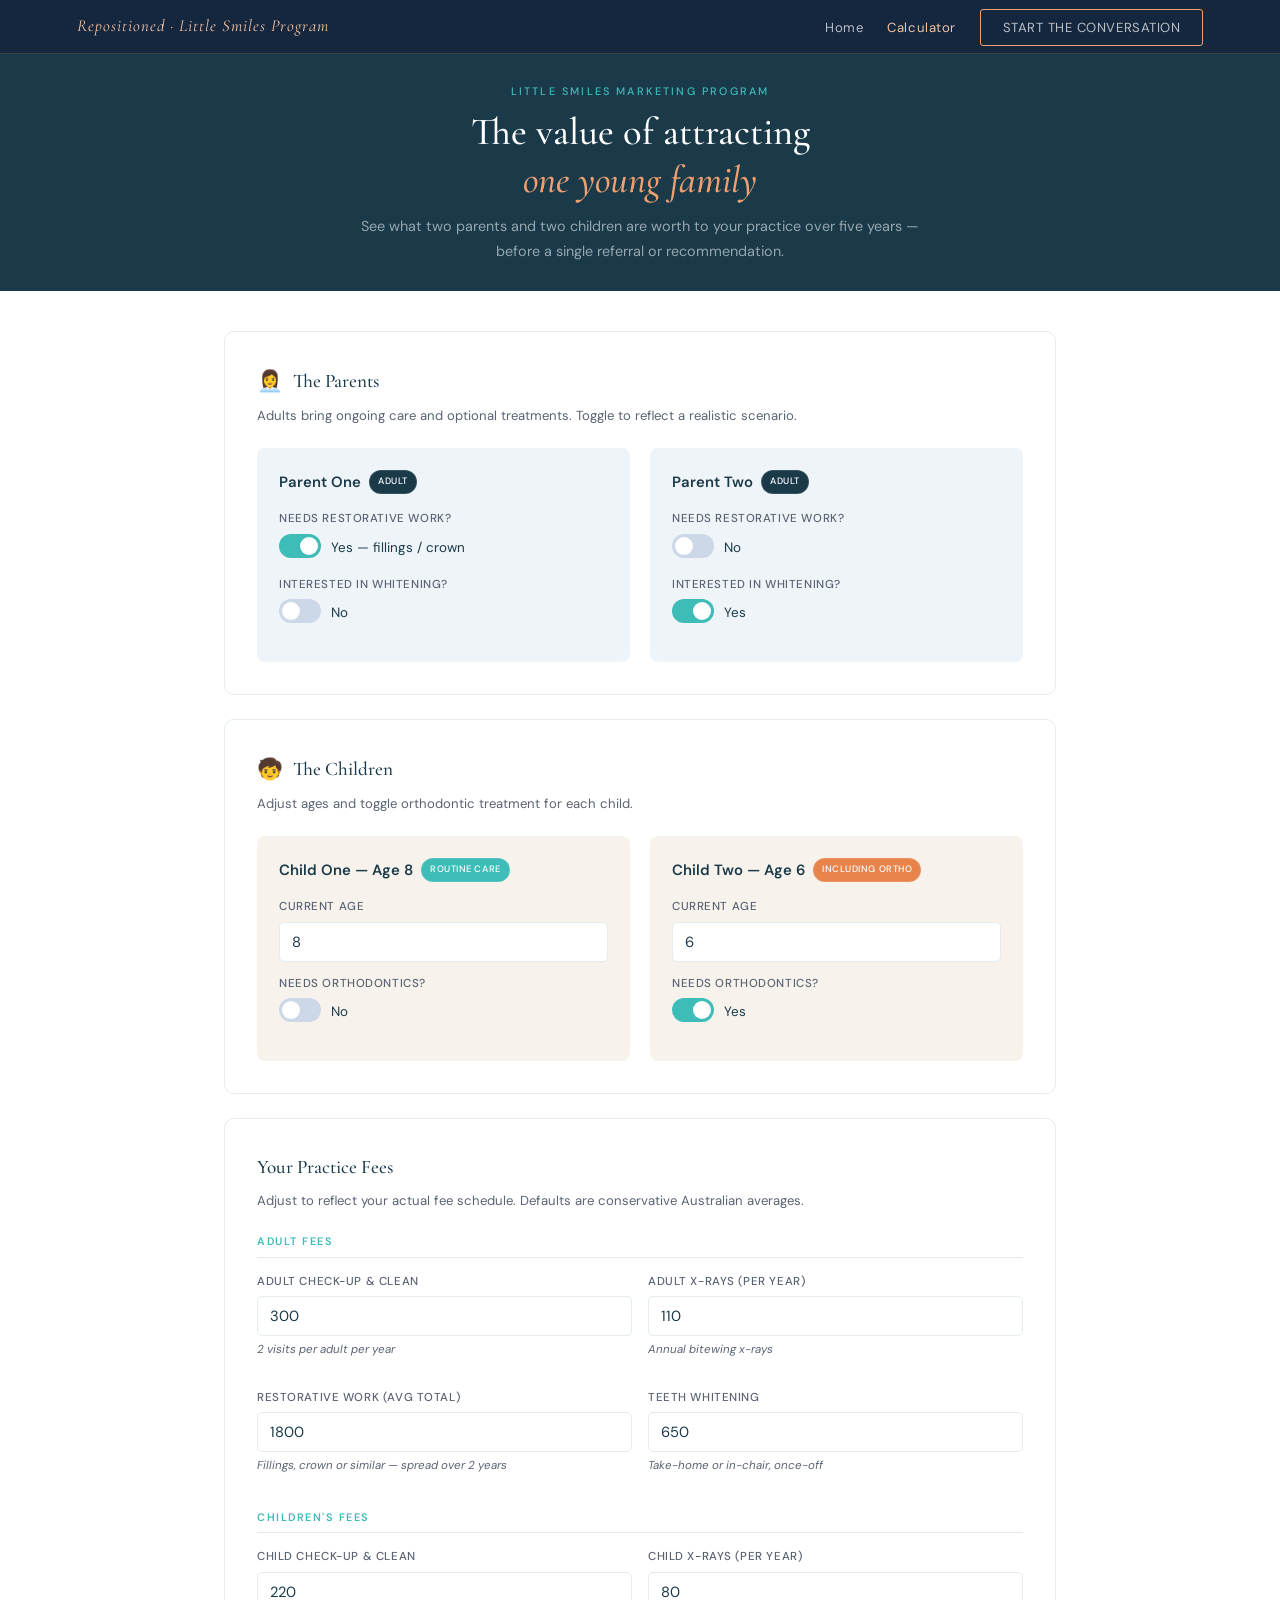
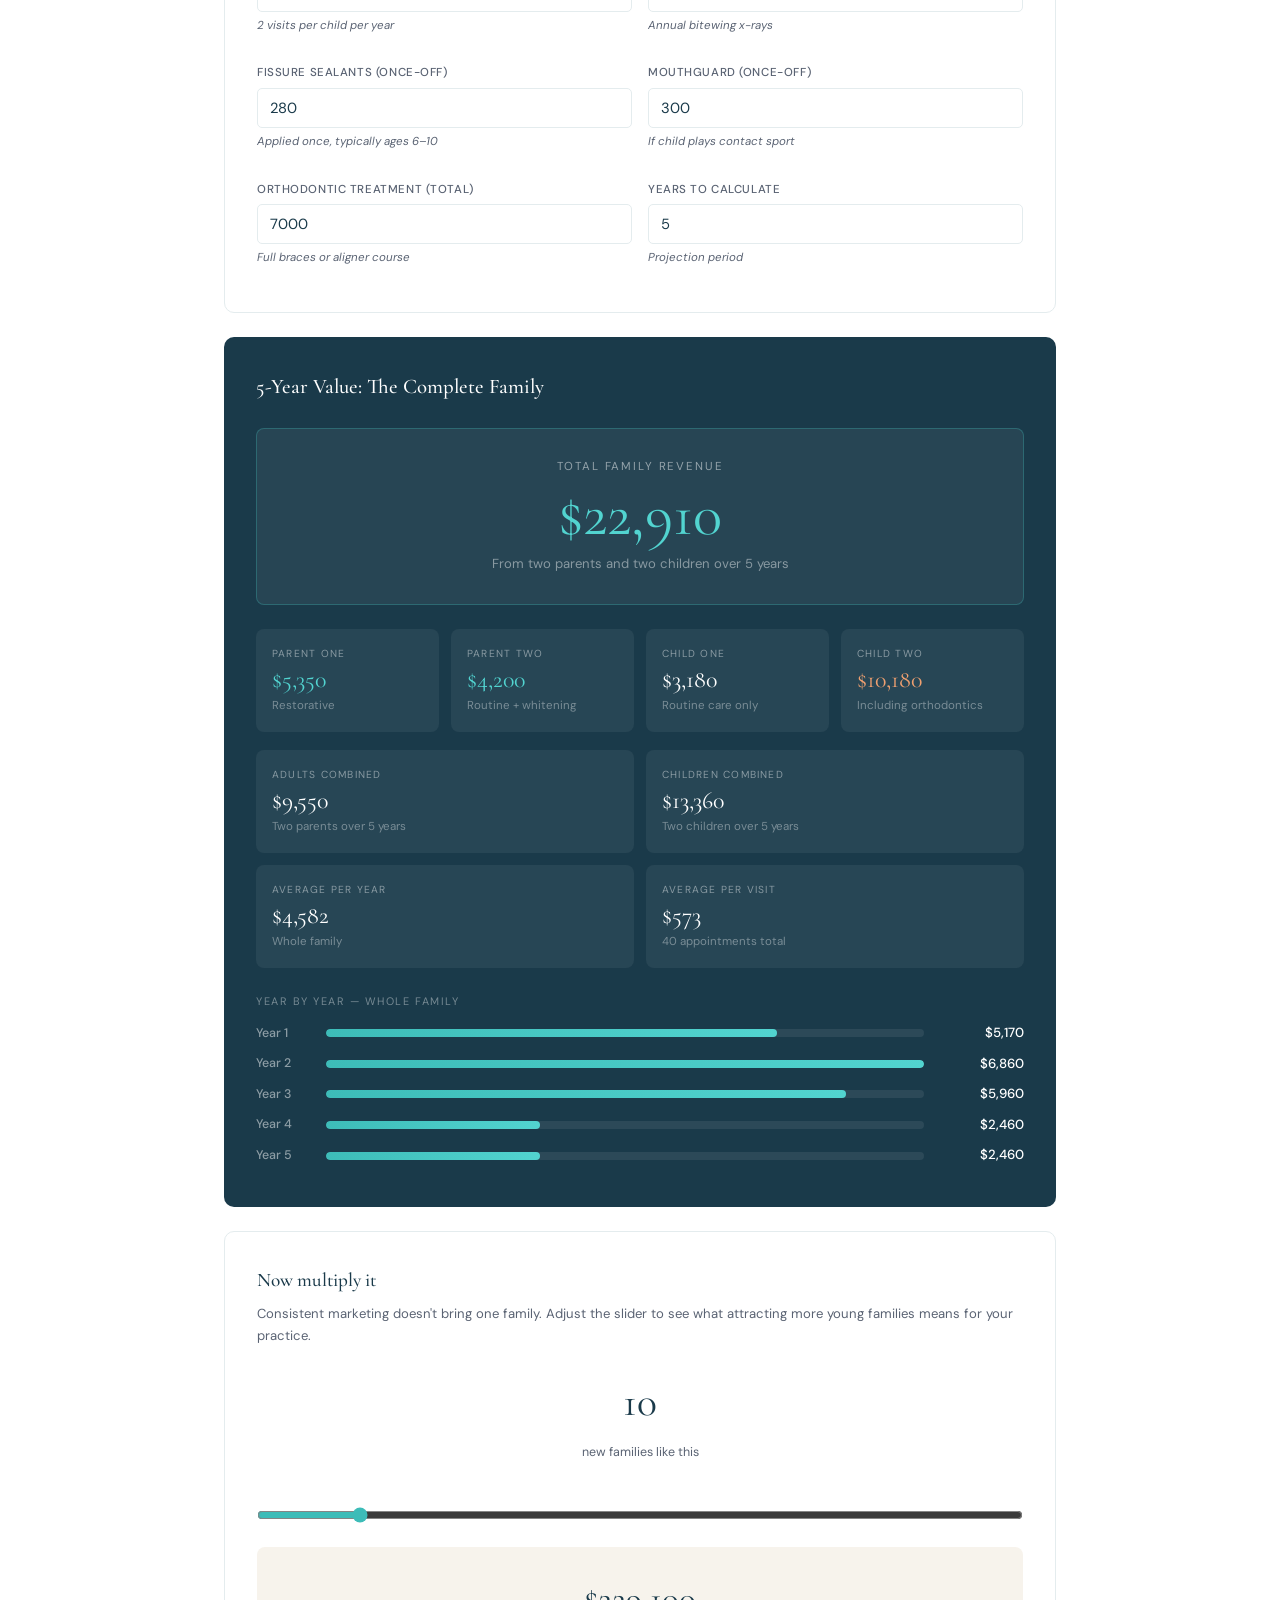
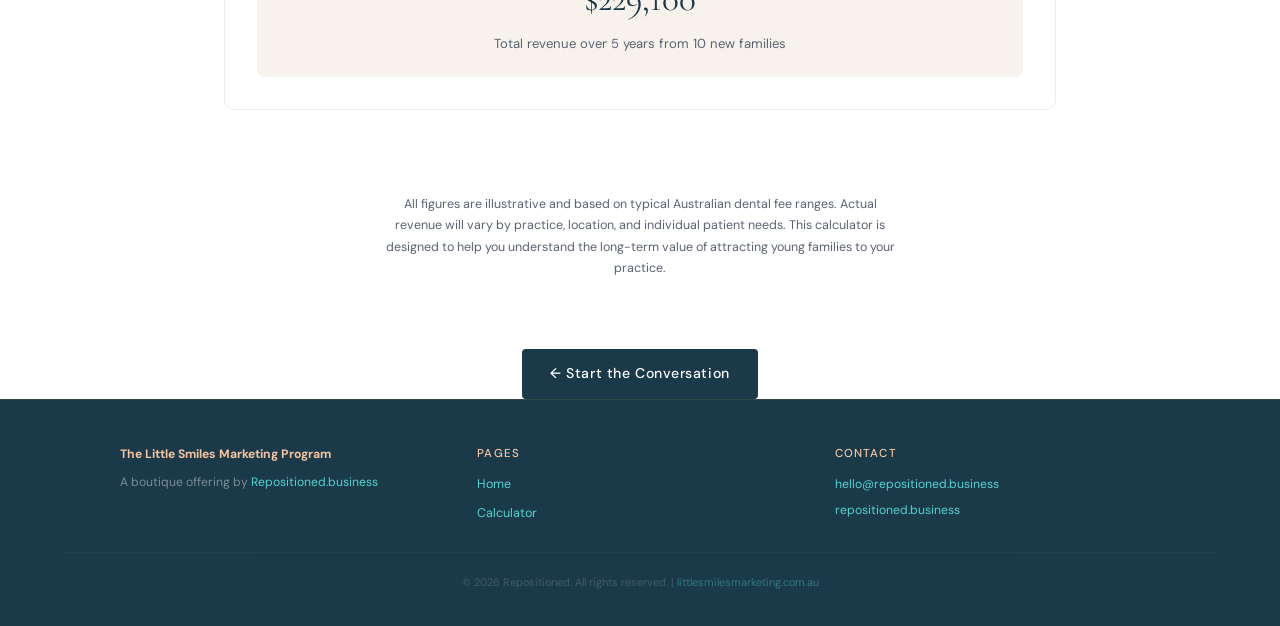
<file: calculator.html>
<!DOCTYPE html>
<html lang="en">
<head>
<meta charset="UTF-8"/>
<meta name="viewport" content="width=device-width,initial-scale=1.0"/>
<title>Family Patient Value Calculator | Little Smiles Marketing</title>
<meta name="description" content="Calculate the lifetime value of a family patient to your dental practice over five years."/>
<link href="https://fonts.googleapis.com/css2?family=Cormorant+Garamond:ital,wght@0,400;0,500;0,600;1,400&family=DM+Sans:wght@300;400;500;600&display=swap" rel="stylesheet"/>
<link rel="stylesheet" href="styles.css"/>
<link rel="stylesheet" href="calculator.css"/>
</head>
<body>

<!-- Shared Header -->
<div id="site-header"></div>

<div class="header">
  <div class="header-label">Little Smiles Marketing Program</div>
  <h1>The value of attracting<br/><em>one young family</em></h1>
  <p class="header-sub">See what two parents and two children are worth to your practice over five years — before a single referral or recommendation.</p>
</div>

<div class="container">

  <div class="section-card">
    <div class="section-title"><span class="icon">👩‍💼</span> The Parents</div>
    <p class="section-subtitle">Adults bring ongoing care and optional treatments. Toggle to reflect a realistic scenario.</p>
    <div class="member-grid">
      <div class="member-card adult">
        <div class="member-name">Parent One <span class="badge badge-navy">Adult</span></div>
        <div class="field">
          <label>Needs Restorative Work?</label>
          <div class="toggle-row">
            <label class="toggle"><input type="checkbox" id="restore1" checked onchange="calculate()"/><span class="tslider"></span></label>
            <span class="toggle-label" id="restore1-label">Yes — fillings / crown</span>
          </div>
        </div>
        <div class="field">
          <label>Interested in Whitening?</label>
          <div class="toggle-row">
            <label class="toggle"><input type="checkbox" id="white1" onchange="calculate()"/><span class="tslider"></span></label>
            <span class="toggle-label" id="white1-label">No</span>
          </div>
        </div>
      </div>
      <div class="member-card adult">
        <div class="member-name">Parent Two <span class="badge badge-navy">Adult</span></div>
        <div class="field">
          <label>Needs Restorative Work?</label>
          <div class="toggle-row">
            <label class="toggle"><input type="checkbox" id="restore2" onchange="calculate()"/><span class="tslider"></span></label>
            <span class="toggle-label" id="restore2-label">No</span>
          </div>
        </div>
        <div class="field">
          <label>Interested in Whitening?</label>
          <div class="toggle-row">
            <label class="toggle"><input type="checkbox" id="white2" checked onchange="calculate()"/><span class="tslider"></span></label>
            <span class="toggle-label" id="white2-label">Yes</span>
          </div>
        </div>
      </div>
    </div>
  </div>

  <div class="section-card">
    <div class="section-title"><span class="icon">🧒</span> The Children</div>
    <p class="section-subtitle">Adjust ages and toggle orthodontic treatment for each child.</p>
    <div class="member-grid">
      <div class="member-card">
        <div class="member-name">Child One — Age 8 <span class="badge badge-teal" id="badge1">Routine Care</span></div>
        <div class="field">
          <label>Current Age</label>
          <input type="number" id="age1" value="8" min="4" max="14" onchange="calculate()"/>
        </div>
        <div class="field">
          <label>Needs Orthodontics?</label>
          <div class="toggle-row">
            <label class="toggle"><input type="checkbox" id="ortho1" onchange="calculate()"/><span class="tslider"></span></label>
            <span class="toggle-label" id="ortho1-label">No</span>
          </div>
        </div>
      </div>
      <div class="member-card">
        <div class="member-name">Child Two — Age 6 <span class="badge badge-gold" id="badge2">Including Ortho</span></div>
        <div class="field">
          <label>Current Age</label>
          <input type="number" id="age2" value="6" min="4" max="14" onchange="calculate()"/>
        </div>
        <div class="field">
          <label>Needs Orthodontics?</label>
          <div class="toggle-row">
            <label class="toggle"><input type="checkbox" id="ortho2" checked onchange="calculate()"/><span class="tslider"></span></label>
            <span class="toggle-label" id="ortho2-label">Yes</span>
          </div>
        </div>
      </div>
    </div>
  </div>

  <div class="assumptions">
    <h2>Your Practice Fees</h2>
    <p class="assumptions-note">Adjust to reflect your actual fee schedule. Defaults are conservative Australian averages.</p>
    <div class="fee-label">Adult Fees</div>
    <div class="assumptions-grid">
      <div class="field">
        <label>Adult Check-up & Clean</label>
        <input type="number" id="adult-checkup" value="300" min="100" max="800" step="10" onchange="calculate()"/>
        <div class="hint">2 visits per adult per year</div>
      </div>
      <div class="field">
        <label>Adult X-rays (per year)</label>
        <input type="number" id="adult-xray" value="110" min="0" max="400" step="10" onchange="calculate()"/>
        <div class="hint">Annual bitewing x-rays</div>
      </div>
      <div class="field">
        <label>Restorative Work (avg total)</label>
        <input type="number" id="restore-fee" value="1800" min="0" max="8000" step="100" onchange="calculate()"/>
        <div class="hint">Fillings, crown or similar — spread over 2 years</div>
      </div>
      <div class="field">
        <label>Teeth Whitening</label>
        <input type="number" id="white-fee" value="650" min="0" max="2000" step="50" onchange="calculate()"/>
        <div class="hint">Take-home or in-chair, once-off</div>
      </div>
    </div>
    <div class="fee-label">Children's Fees</div>
    <div class="assumptions-grid">
      <div class="field">
        <label>Child Check-up & Clean</label>
        <input type="number" id="checkup" value="220" min="50" max="500" step="10" onchange="calculate()"/>
        <div class="hint">2 visits per child per year</div>
      </div>
      <div class="field">
        <label>Child X-rays (per year)</label>
        <input type="number" id="xray" value="80" min="0" max="300" step="10" onchange="calculate()"/>
        <div class="hint">Annual bitewing x-rays</div>
      </div>
      <div class="field">
        <label>Fissure Sealants (once-off)</label>
        <input type="number" id="sealant" value="280" min="0" max="800" step="20" onchange="calculate()"/>
        <div class="hint">Applied once, typically ages 6–10</div>
      </div>
      <div class="field">
        <label>Mouthguard (once-off)</label>
        <input type="number" id="mouthguard" value="300" min="0" max="600" step="20" onchange="calculate()"/>
        <div class="hint">If child plays contact sport</div>
      </div>
      <div class="field">
        <label>Orthodontic Treatment (total)</label>
        <input type="number" id="ortho" value="7000" min="2000" max="15000" step="500" onchange="calculate()"/>
        <div class="hint">Full braces or aligner course</div>
      </div>
      <div class="field">
        <label>Years to Calculate</label>
        <input type="number" id="years" value="5" min="3" max="10" onchange="calculate()"/>
        <div class="hint">Projection period</div>
      </div>
    </div>
  </div>

  <div class="results">
    <div class="results-title" id="results-title">Five-Year Value: The Complete Family</div>
    <div class="result-total">
      <div class="result-total-label">Total Family Revenue</div>
      <div class="result-total-value" id="total-value">$0</div>
      <div class="result-total-sub" id="total-sub">From two parents and two children over 5 years</div>
    </div>
    <div class="result-grid-4">
      <div class="result-card">
        <div class="result-card-label">Parent One</div>
        <div class="result-card-value teal" id="p1-value">$0</div>
        <div class="result-card-sub" id="p1-sub">Routine + restorative</div>
      </div>
      <div class="result-card">
        <div class="result-card-label">Parent Two</div>
        <div class="result-card-value teal" id="p2-value">$0</div>
        <div class="result-card-sub" id="p2-sub">Routine + whitening</div>
      </div>
      <div class="result-card">
        <div class="result-card-label">Child One</div>
        <div class="result-card-value" id="kid1-value">$0</div>
        <div class="result-card-sub" id="kid1-sub">Routine care</div>
      </div>
      <div class="result-card">
        <div class="result-card-label">Child Two</div>
        <div class="result-card-value gold" id="kid2-value">$0</div>
        <div class="result-card-sub" id="kid2-sub">Including ortho</div>
      </div>
    </div>
    <div class="result-grid-2">
      <div class="result-card">
        <div class="result-card-label">Adults Combined</div>
        <div class="result-card-value" id="adults-total">$0</div>
        <div class="result-card-sub" id="adults-sub">Two parents over 5 years</div>
      </div>
      <div class="result-card">
        <div class="result-card-label">Children Combined</div>
        <div class="result-card-value" id="kids-total">$0</div>
        <div class="result-card-sub" id="kids-sub">Two children over 5 years</div>
      </div>
      <div class="result-card">
        <div class="result-card-label">Average Per Year</div>
        <div class="result-card-value" id="avg-value">$0</div>
        <div class="result-card-sub">Whole family</div>
      </div>
      <div class="result-card">
        <div class="result-card-label">Average Per Visit</div>
        <div class="result-card-value" id="visit-value">$0</div>
        <div class="result-card-sub" id="visit-sub">Across all appointments</div>
      </div>
    </div>
    <div class="breakdown">
      <div class="breakdown-title">Year by Year — Whole Family</div>
      <div id="year-bars"></div>
    </div>
  </div>

  <div class="multiplier">
    <h2>Now multiply it</h2>
    <p class="multiplier-note">Consistent marketing doesn't bring one family. Adjust the slider to see what attracting more young families means for your practice.</p>
    <div class="families-value" id="families-display">10</div>
    <div class="families-label">new families like this</div>
    <input type="range" class="families-slider" id="families" min="5" max="50" step="5" value="10" oninput="updateMultiplier()"/>
    <div class="multiplier-result">
      <div class="multiplier-result-value" id="multiplier-value">$0</div>
      <div class="multiplier-result-label" id="multiplier-label">Total revenue over 5 years from 10 new families</div>
    </div>
  </div>

</div>

<p class="footer-note">All figures are illustrative and based on typical Australian dental fee ranges. Actual revenue will vary by practice, location, and individual patient needs. This calculator is designed to help you understand the long-term value of attracting young families to your practice.</p>


<!-- Back to main site -->
<div style="text-align:center;padding:30px 5% 0">
  <a href="index.html#conv" style="display:inline-flex;align-items:center;gap:9px;background:var(--navy);color:var(--white);text-decoration:none;padding:13px 28px;border-radius:4px;font-family:'DM Sans',sans-serif;font-size:.88rem;font-weight:500;letter-spacing:.04em;" onmouseover="this.style.background='#22495e'" onmouseout="this.style.background='var(--navy)'">
    ← Start the Conversation
  </a>
</div>

<!-- Shared Footer -->
<div id="site-footer"></div>

<script src="components.js"></script>
<script>
function fmt(n){return '$'+Math.round(n).toLocaleString('en-AU')}

function calcAdult(hasRestore,hasWhite,checkup,xray,restoreF,whiteF,years){
  var y=[];
  for(var i=0;i<years;i++){
    var v=checkup*2+xray;
    if(hasRestore){if(i===0)v+=restoreF*0.5;if(i===1)v+=restoreF*0.5;}
    if(hasWhite&&i===0)v+=whiteF;
    y.push(v);
  }return y;
}

function calcKid(age,hasOrtho,checkup,xray,sealant,mguard,orthoF,years){
  var y=[];
  for(var i=0;i<years;i++){
    var v=checkup*2+xray;
    if(i===0&&age+i<=10)v+=sealant;
    if(i===0)v+=mguard;
    if(hasOrtho){if(i===1)v+=orthoF*0.5;if(i===2)v+=orthoF*0.5;}
    y.push(v);
  }return y;
}

function g(id){return document.getElementById(id)}
function set(id,val){g(id).textContent=val}

function calculate(){
  var years=parseInt(g('years').value)||5;
  var aCU=parseFloat(g('adult-checkup').value)||300;
  var aXR=parseFloat(g('adult-xray').value)||110;
  var rF=parseFloat(g('restore-fee').value)||1800;
  var wF=parseFloat(g('white-fee').value)||650;
  var cu=parseFloat(g('checkup').value)||220;
  var xr=parseFloat(g('xray').value)||80;
  var sl=parseFloat(g('sealant').value)||280;
  var mg=parseFloat(g('mouthguard').value)||300;
  var oF=parseFloat(g('ortho').value)||7000;
  var a1=parseInt(g('age1').value)||8;
  var a2=parseInt(g('age2').value)||6;
  var r1=g('restore1').checked,r2=g('restore2').checked;
  var w1=g('white1').checked,w2=g('white2').checked;
  var o1=g('ortho1').checked,o2=g('ortho2').checked;

  set('restore1-label',r1?'Yes — fillings / crown':'No');
  set('restore2-label',r2?'Yes — fillings / crown':'No');
  set('white1-label',w1?'Yes':'No');
  set('white2-label',w2?'Yes':'No');
  set('ortho1-label',o1?'Yes':'No');
  set('ortho2-label',o2?'Yes':'No');

  var b1=g('badge1');b1.textContent=o1?'Including Ortho':'Routine Care';b1.className='badge '+(o1?'badge-gold':'badge-teal');
  var b2=g('badge2');b2.textContent=o2?'Including Ortho':'Routine Care';b2.className='badge '+(o2?'badge-gold':'badge-teal');

  var yp1=calcAdult(r1,w1,aCU,aXR,rF,wF,years);
  var yp2=calcAdult(r2,w2,aCU,aXR,rF,wF,years);
  var yk1=calcKid(a1,o1,cu,xr,sl,mg,oF,years);
  var yk2=calcKid(a2,o2,cu,xr,sl,mg,oF,years);

  var tp1=yp1.reduce((a,b)=>a+b,0),tp2=yp2.reduce((a,b)=>a+b,0);
  var tk1=yk1.reduce((a,b)=>a+b,0),tk2=yk2.reduce((a,b)=>a+b,0);
  var tA=tp1+tp2,tK=tk1+tk2,total=tA+tK;
  var visits=years*2*2+years*2*2;

  set('results-title',years+'-Year Value: The Complete Family');
  set('total-value',fmt(total));
  set('total-sub','From two parents and two children over '+years+' years');
  set('p1-value',fmt(tp1));set('p1-sub',(r1?'Restorative':'Routine')+(w1?' + whitening':''));
  set('p2-value',fmt(tp2));set('p2-sub',(r2?'Restorative':'Routine')+(w2?' + whitening':''));
  set('kid1-value',fmt(tk1));set('kid1-sub',o1?'Including orthodontics':'Routine care only');
  set('kid2-value',fmt(tk2));set('kid2-sub',o2?'Including orthodontics':'Routine care only');
  set('adults-total',fmt(tA));set('adults-sub','Two parents over '+years+' years');
  set('kids-total',fmt(tK));set('kids-sub','Two children over '+years+' years');
  set('avg-value',fmt(total/years));
  set('visit-value',fmt(total/visits));set('visit-sub',visits+' appointments total');

  var combined=yp1.map((v,i)=>v+yp2[i]+yk1[i]+yk2[i]);
  var maxY=Math.max(...combined);
  var html='';
  for(var i=0;i<years;i++){
    var pct=maxY>0?(combined[i]/maxY*100):0;
    html+='<div class="year-row"><div class="year-label">Year '+(i+1)+'</div><div class="year-bar-wrap"><div class="year-bar" style="width:'+pct+'%"></div></div><div class="year-value">'+fmt(combined[i])+'</div></div>';
  }
  g('year-bars').innerHTML=html;
  window._familyTotal=total;
  updateMultiplier();
}

function updateMultiplier(){
  var f=parseInt(g('families').value)||10;
  var y=parseInt(g('years').value)||5;
  set('families-display',f);
  set('multiplier-value',fmt((window._familyTotal||0)*f));
  set('multiplier-label','Total revenue over '+y+' years from '+f+' new families');
}

calculate();
</script>
</body>
</html>
</file>
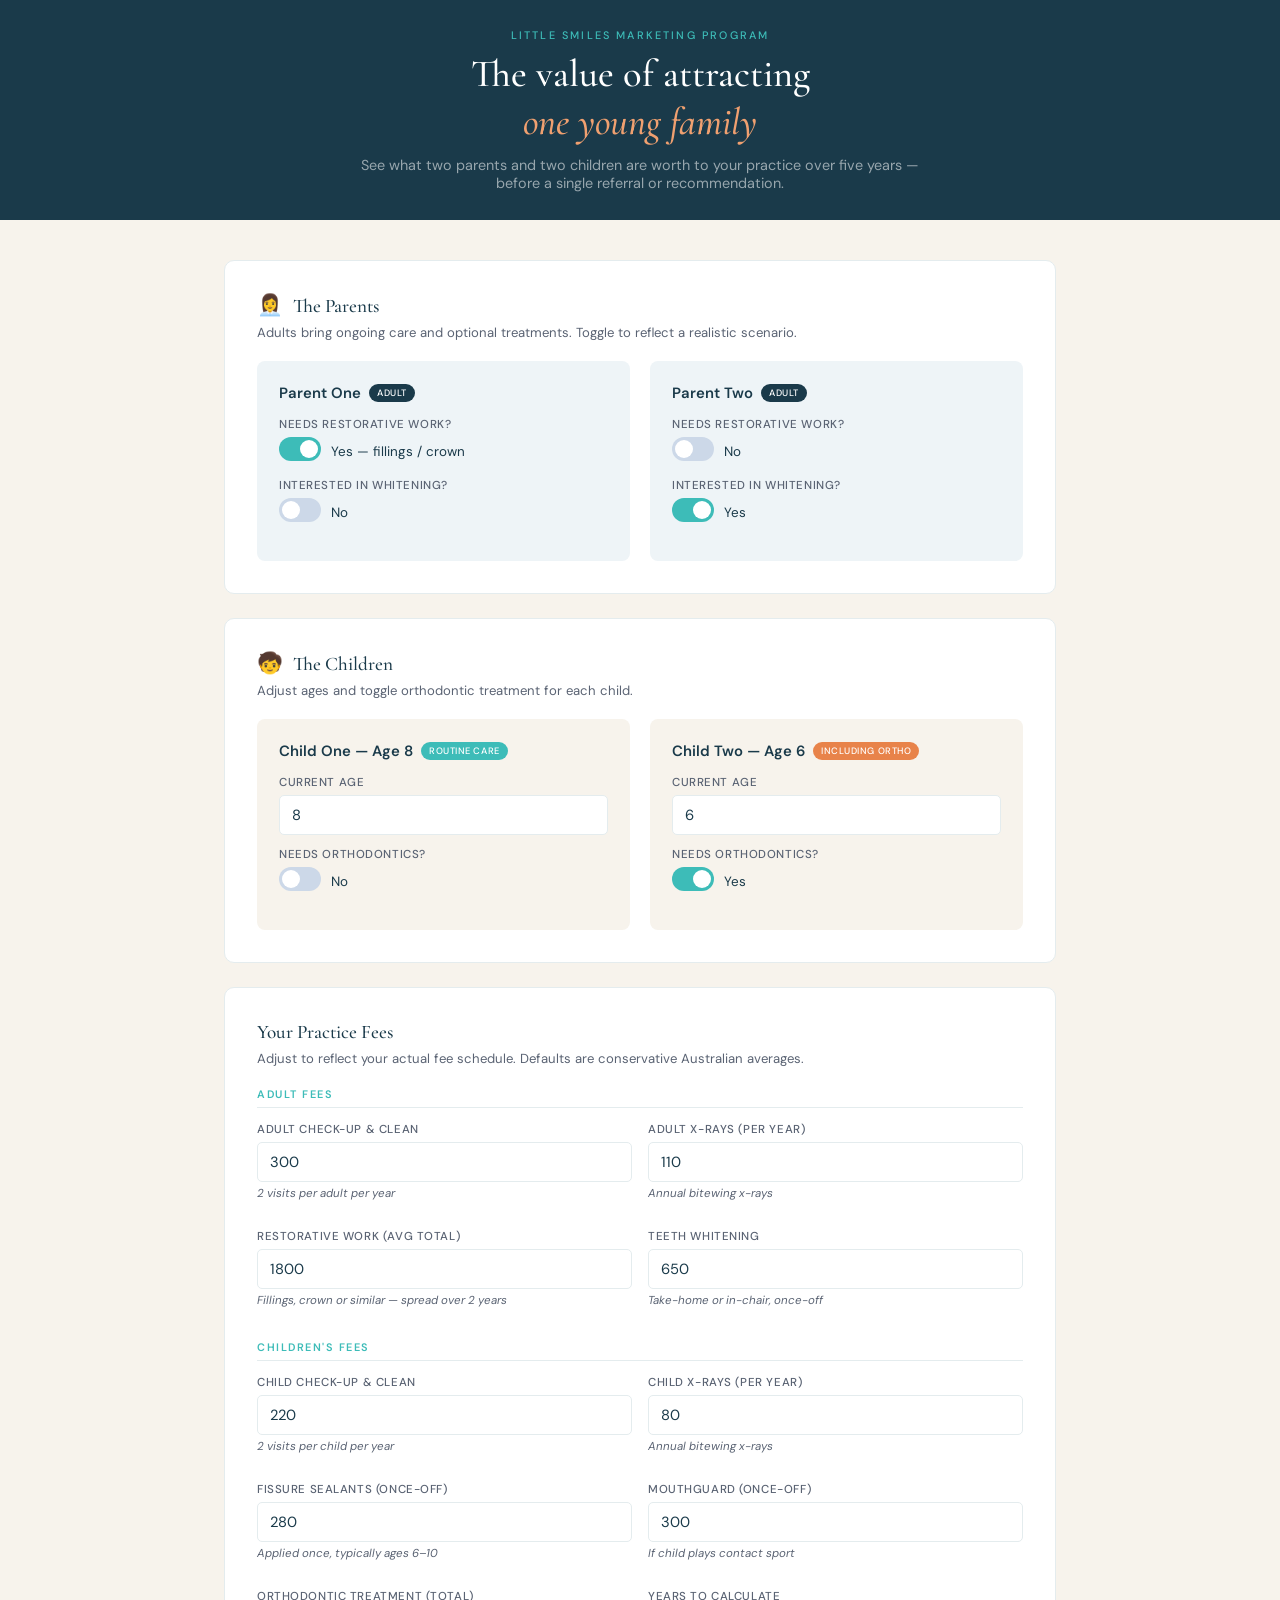
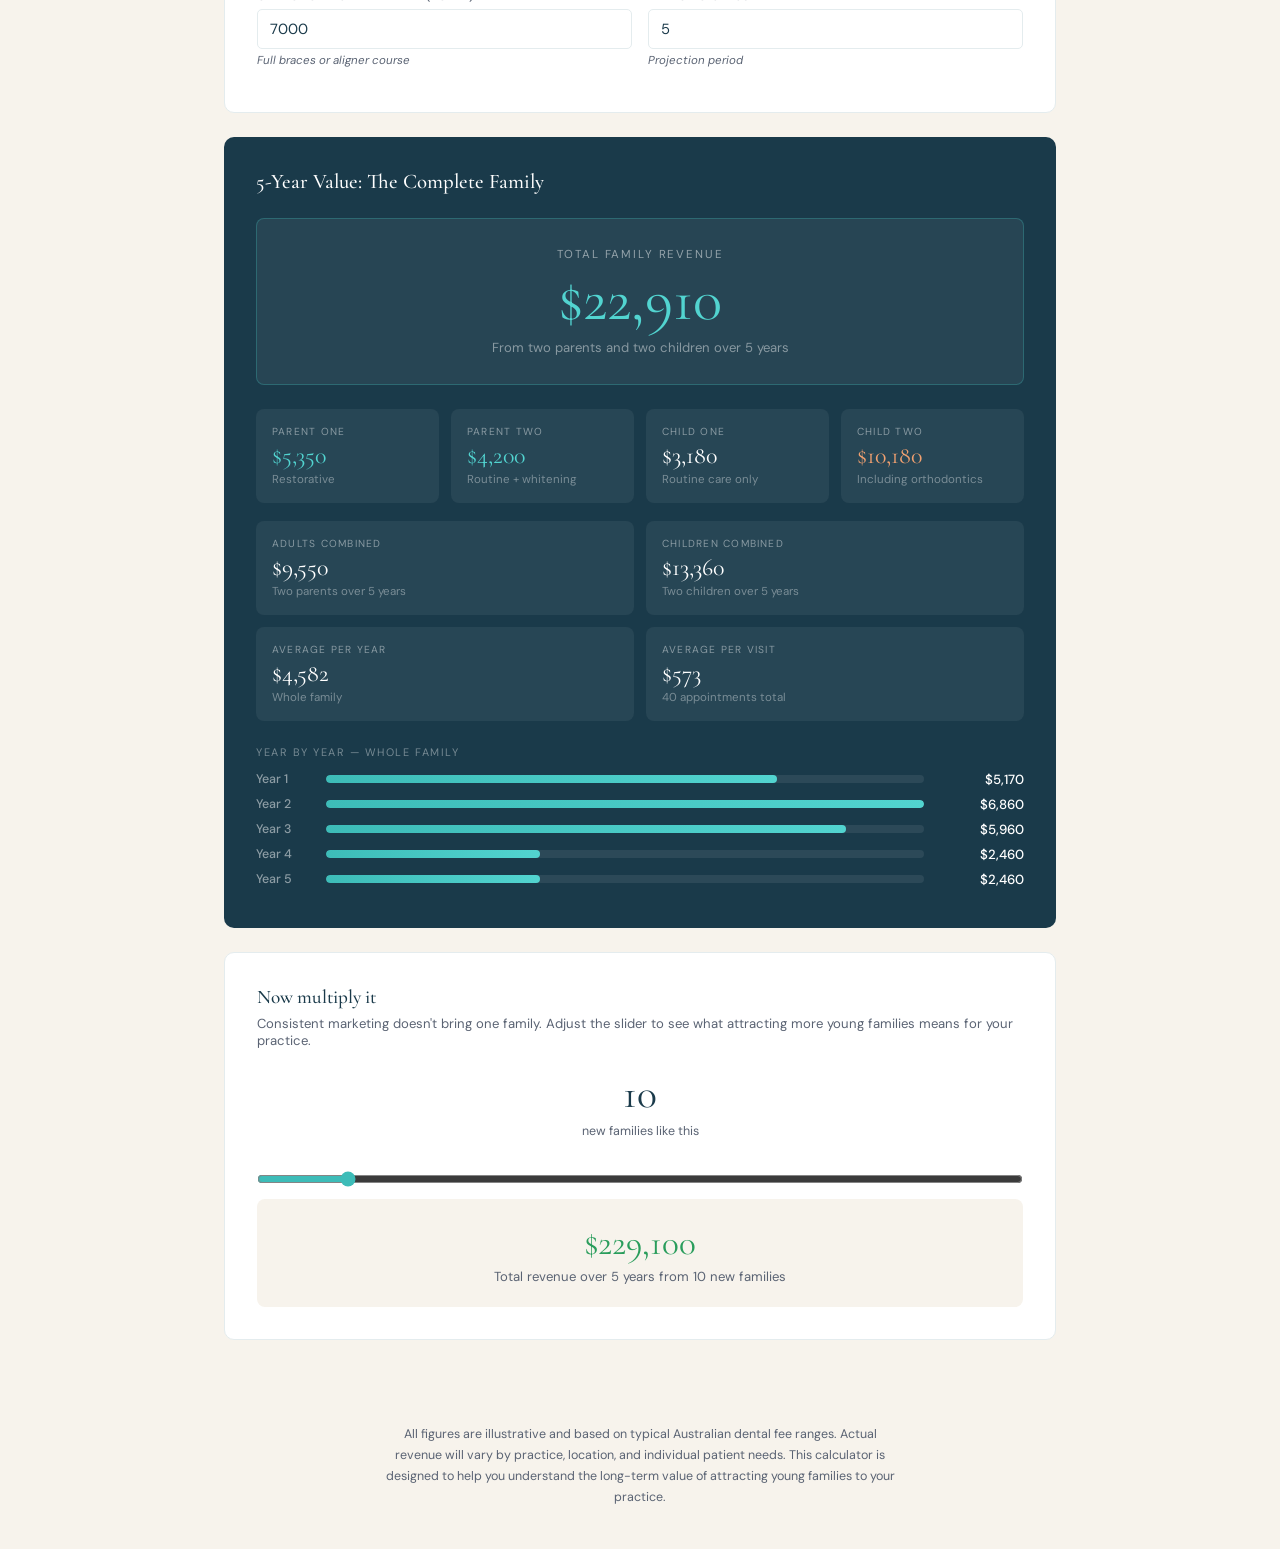
<file: family-value-calculator.html>
<!DOCTYPE html>
<html lang="en">
<head>
<meta charset="UTF-8"/>
<meta name="viewport" content="width=device-width,initial-scale=1.0"/>
<title>Family Patient Value | Little Smiles</title>
<link href="https://fonts.googleapis.com/css2?family=Cormorant+Garamond:ital,wght@0,400;0,500;0,600;1,400&family=DM+Sans:wght@300;400;500;600&display=swap" rel="stylesheet"/>
<style>
*,*::before,*::after{box-sizing:border-box;margin:0;padding:0}
:root{
  --navy:#1a3a4a;--teal:#3dbcb8;--teal2:#52d4d0;
  --gold:#e8834a;--gold2:#f0a070;
  --cream:#f7f3ec;--cream2:#efe9de;
  --white:#fff;--gray:#5a6373;--lightgray:#e4ecee;--green:#2a9d5c;
}
html{scroll-behavior:smooth}
body{font-family:'DM Sans',sans-serif;color:var(--navy);background:var(--cream);min-height:100vh;-webkit-font-smoothing:antialiased}
.header{background:var(--navy);padding:28px 5%;text-align:center}
.header-label{font-size:.68rem;letter-spacing:.2em;text-transform:uppercase;color:var(--teal);margin-bottom:8px;font-weight:500}
.header h1{font-family:'Cormorant Garamond',serif;font-size:clamp(1.6rem,4vw,2.4rem);color:var(--white);font-weight:500;line-height:1.25}
.header h1 em{color:var(--gold2);font-style:italic}
.header-sub{color:rgba(255,255,255,.55);font-size:.9rem;margin-top:10px;max-width:560px;margin-left:auto;margin-right:auto}
.container{max-width:960px;margin:0 auto;padding:40px 5%}
.section-card{background:var(--white);border-radius:10px;padding:32px;margin-bottom:24px;border:1px solid var(--lightgray)}
.section-title{font-family:'Cormorant Garamond',serif;font-size:1.2rem;color:var(--navy);font-weight:500;margin-bottom:6px;display:flex;align-items:center;gap:10px}
.section-title .icon{font-size:1.3rem}
.section-subtitle{font-size:.82rem;color:var(--gray);margin-bottom:20px}
.member-grid{display:grid;grid-template-columns:1fr 1fr;gap:20px}
@media(max-width:600px){.member-grid{grid-template-columns:1fr}}
.member-card{background:var(--cream);border-radius:8px;padding:22px}
.member-card.adult{background:#eef4f7}
.member-name{font-weight:600;font-size:.93rem;color:var(--navy);margin-bottom:14px;display:flex;align-items:center;gap:8px;flex-wrap:wrap}
.badge{font-size:.58rem;padding:3px 8px;border-radius:100px;font-weight:500;letter-spacing:.06em;text-transform:uppercase;color:var(--white)}
.badge-teal{background:var(--teal)}.badge-gold{background:var(--gold)}.badge-navy{background:var(--navy)}
.field{margin-bottom:12px}
.field label{display:block;font-size:.72rem;font-weight:500;color:var(--gray);letter-spacing:.05em;text-transform:uppercase;margin-bottom:5px}
.field input[type="number"]{width:100%;padding:9px 12px;border:1.5px solid var(--lightgray);border-radius:5px;font-family:'DM Sans',sans-serif;font-size:.92rem;color:var(--navy);background:var(--white);outline:none;transition:border-color .18s}
.field input[type="number"]:focus{border-color:var(--teal)}
.field .hint{font-size:.72rem;color:var(--gray);margin-top:4px;font-style:italic}
.toggle-row{display:flex;align-items:center;gap:10px;margin-top:4px}
.toggle{position:relative;width:42px;height:24px;flex-shrink:0}
.toggle input{opacity:0;width:0;height:0}
.tslider{position:absolute;inset:0;background:#ccd8e8;border-radius:100px;cursor:pointer;transition:background .2s}
.tslider::before{content:'';position:absolute;width:18px;height:18px;left:3px;top:3px;background:var(--white);border-radius:50%;transition:transform .2s}
.toggle input:checked+.tslider{background:var(--teal)}
.toggle input:checked+.tslider::before{transform:translateX(18px)}
.toggle-label{font-size:.84rem;color:var(--navy)}
.assumptions{background:var(--white);border-radius:10px;padding:32px;margin-bottom:24px;border:1px solid var(--lightgray)}
.assumptions h2{font-family:'Cormorant Garamond',serif;font-size:1.2rem;color:var(--navy);font-weight:500;margin-bottom:6px}
.assumptions-note{font-size:.82rem;color:var(--gray);margin-bottom:20px}
.fee-label{font-size:.68rem;font-weight:600;letter-spacing:.14em;text-transform:uppercase;color:var(--teal);border-bottom:1px solid var(--lightgray);padding-bottom:6px;margin-bottom:14px;margin-top:20px}
.assumptions-grid{display:grid;grid-template-columns:1fr 1fr;gap:16px}
@media(max-width:600px){.assumptions-grid{grid-template-columns:1fr}}
.results{background:var(--navy);border-radius:10px;padding:32px;margin-bottom:24px}
.results-title{font-family:'Cormorant Garamond',serif;font-size:1.3rem;color:var(--white);font-weight:500;margin-bottom:24px}
.result-total{text-align:center;background:rgba(255,255,255,.06);border:1px solid rgba(61,188,184,.3);border-radius:8px;padding:28px;margin-bottom:24px}
.result-total-label{font-size:.72rem;letter-spacing:.16em;text-transform:uppercase;color:rgba(255,255,255,.5);margin-bottom:8px}
.result-total-value{font-family:'Cormorant Garamond',serif;font-size:clamp(2.4rem,6vw,3.8rem);color:var(--teal2);line-height:1}
.result-total-sub{font-size:.82rem;color:rgba(255,255,255,.45);margin-top:8px}
.result-grid-4{display:grid;grid-template-columns:1fr 1fr 1fr 1fr;gap:12px;margin-bottom:18px}
@media(max-width:700px){.result-grid-4{grid-template-columns:1fr 1fr}}
.result-grid-2{display:grid;grid-template-columns:1fr 1fr;gap:12px;margin-bottom:24px}
.result-card{background:rgba(255,255,255,.06);border-radius:8px;padding:16px}
.result-card-label{font-size:.64rem;letter-spacing:.12em;text-transform:uppercase;color:rgba(255,255,255,.45);margin-bottom:6px}
.result-card-value{font-family:'Cormorant Garamond',serif;font-size:1.5rem;color:var(--white);line-height:1}
.result-card-value.gold{color:var(--gold2)}.result-card-value.teal{color:var(--teal2)}
.result-card-sub{font-size:.72rem;color:rgba(255,255,255,.38);margin-top:4px}
.breakdown{margin-top:20px}
.breakdown-title{font-size:.68rem;letter-spacing:.14em;text-transform:uppercase;color:rgba(255,255,255,.4);margin-bottom:12px}
.year-row{display:grid;grid-template-columns:60px 1fr 90px;align-items:center;gap:10px;margin-bottom:8px}
.year-label{font-size:.78rem;color:rgba(255,255,255,.5);font-weight:500}
.year-bar-wrap{background:rgba(255,255,255,.08);border-radius:100px;height:8px;overflow:hidden}
.year-bar{height:100%;background:linear-gradient(90deg,var(--teal),var(--teal2));border-radius:100px;transition:width .5s ease}
.year-value{font-size:.83rem;color:var(--white);text-align:right;font-weight:500}
.multiplier{background:var(--white);border-radius:10px;padding:32px;margin-bottom:24px;border:1px solid var(--lightgray)}
.multiplier h2{font-family:'Cormorant Garamond',serif;font-size:1.2rem;color:var(--navy);font-weight:500;margin-bottom:6px}
.multiplier-note{font-size:.82rem;color:var(--gray);margin-bottom:20px}
.families-slider{width:100%;margin:12px 0;accent-color:var(--teal)}
.families-value{font-family:'Cormorant Garamond',serif;font-size:2.6rem;color:var(--navy);text-align:center;margin-bottom:4px}
.families-label{font-size:.78rem;color:var(--gray);text-align:center;margin-bottom:20px}
.multiplier-result{background:var(--cream);border-radius:8px;padding:22px;text-align:center}
.multiplier-result-value{font-family:'Cormorant Garamond',serif;font-size:2.2rem;color:var(--green);margin-bottom:4px}
.multiplier-result-label{font-size:.82rem;color:var(--gray)}
.footer-note{text-align:center;font-size:.78rem;color:var(--gray);padding:20px 5% 40px;line-height:1.7;max-width:640px;margin:0 auto}
</style>
</head>
<body>

<div class="header">
  <div class="header-label">Little Smiles Marketing Program</div>
  <h1>The value of attracting<br/><em>one young family</em></h1>
  <p class="header-sub">See what two parents and two children are worth to your practice over five years — before a single referral or recommendation.</p>
</div>

<div class="container">

  <div class="section-card">
    <div class="section-title"><span class="icon">👩‍💼</span> The Parents</div>
    <p class="section-subtitle">Adults bring ongoing care and optional treatments. Toggle to reflect a realistic scenario.</p>
    <div class="member-grid">
      <div class="member-card adult">
        <div class="member-name">Parent One <span class="badge badge-navy">Adult</span></div>
        <div class="field">
          <label>Needs Restorative Work?</label>
          <div class="toggle-row">
            <label class="toggle"><input type="checkbox" id="restore1" checked onchange="calculate()"/><span class="tslider"></span></label>
            <span class="toggle-label" id="restore1-label">Yes — fillings / crown</span>
          </div>
        </div>
        <div class="field">
          <label>Interested in Whitening?</label>
          <div class="toggle-row">
            <label class="toggle"><input type="checkbox" id="white1" onchange="calculate()"/><span class="tslider"></span></label>
            <span class="toggle-label" id="white1-label">No</span>
          </div>
        </div>
      </div>
      <div class="member-card adult">
        <div class="member-name">Parent Two <span class="badge badge-navy">Adult</span></div>
        <div class="field">
          <label>Needs Restorative Work?</label>
          <div class="toggle-row">
            <label class="toggle"><input type="checkbox" id="restore2" onchange="calculate()"/><span class="tslider"></span></label>
            <span class="toggle-label" id="restore2-label">No</span>
          </div>
        </div>
        <div class="field">
          <label>Interested in Whitening?</label>
          <div class="toggle-row">
            <label class="toggle"><input type="checkbox" id="white2" checked onchange="calculate()"/><span class="tslider"></span></label>
            <span class="toggle-label" id="white2-label">Yes</span>
          </div>
        </div>
      </div>
    </div>
  </div>

  <div class="section-card">
    <div class="section-title"><span class="icon">🧒</span> The Children</div>
    <p class="section-subtitle">Adjust ages and toggle orthodontic treatment for each child.</p>
    <div class="member-grid">
      <div class="member-card">
        <div class="member-name">Child One — Age 8 <span class="badge badge-teal" id="badge1">Routine Care</span></div>
        <div class="field">
          <label>Current Age</label>
          <input type="number" id="age1" value="8" min="4" max="14" onchange="calculate()"/>
        </div>
        <div class="field">
          <label>Needs Orthodontics?</label>
          <div class="toggle-row">
            <label class="toggle"><input type="checkbox" id="ortho1" onchange="calculate()"/><span class="tslider"></span></label>
            <span class="toggle-label" id="ortho1-label">No</span>
          </div>
        </div>
      </div>
      <div class="member-card">
        <div class="member-name">Child Two — Age 6 <span class="badge badge-gold" id="badge2">Including Ortho</span></div>
        <div class="field">
          <label>Current Age</label>
          <input type="number" id="age2" value="6" min="4" max="14" onchange="calculate()"/>
        </div>
        <div class="field">
          <label>Needs Orthodontics?</label>
          <div class="toggle-row">
            <label class="toggle"><input type="checkbox" id="ortho2" checked onchange="calculate()"/><span class="tslider"></span></label>
            <span class="toggle-label" id="ortho2-label">Yes</span>
          </div>
        </div>
      </div>
    </div>
  </div>

  <div class="assumptions">
    <h2>Your Practice Fees</h2>
    <p class="assumptions-note">Adjust to reflect your actual fee schedule. Defaults are conservative Australian averages.</p>
    <div class="fee-label">Adult Fees</div>
    <div class="assumptions-grid">
      <div class="field">
        <label>Adult Check-up & Clean</label>
        <input type="number" id="adult-checkup" value="300" min="100" max="800" step="10" onchange="calculate()"/>
        <div class="hint">2 visits per adult per year</div>
      </div>
      <div class="field">
        <label>Adult X-rays (per year)</label>
        <input type="number" id="adult-xray" value="110" min="0" max="400" step="10" onchange="calculate()"/>
        <div class="hint">Annual bitewing x-rays</div>
      </div>
      <div class="field">
        <label>Restorative Work (avg total)</label>
        <input type="number" id="restore-fee" value="1800" min="0" max="8000" step="100" onchange="calculate()"/>
        <div class="hint">Fillings, crown or similar — spread over 2 years</div>
      </div>
      <div class="field">
        <label>Teeth Whitening</label>
        <input type="number" id="white-fee" value="650" min="0" max="2000" step="50" onchange="calculate()"/>
        <div class="hint">Take-home or in-chair, once-off</div>
      </div>
    </div>
    <div class="fee-label">Children's Fees</div>
    <div class="assumptions-grid">
      <div class="field">
        <label>Child Check-up & Clean</label>
        <input type="number" id="checkup" value="220" min="50" max="500" step="10" onchange="calculate()"/>
        <div class="hint">2 visits per child per year</div>
      </div>
      <div class="field">
        <label>Child X-rays (per year)</label>
        <input type="number" id="xray" value="80" min="0" max="300" step="10" onchange="calculate()"/>
        <div class="hint">Annual bitewing x-rays</div>
      </div>
      <div class="field">
        <label>Fissure Sealants (once-off)</label>
        <input type="number" id="sealant" value="280" min="0" max="800" step="20" onchange="calculate()"/>
        <div class="hint">Applied once, typically ages 6–10</div>
      </div>
      <div class="field">
        <label>Mouthguard (once-off)</label>
        <input type="number" id="mouthguard" value="300" min="0" max="600" step="20" onchange="calculate()"/>
        <div class="hint">If child plays contact sport</div>
      </div>
      <div class="field">
        <label>Orthodontic Treatment (total)</label>
        <input type="number" id="ortho" value="7000" min="2000" max="15000" step="500" onchange="calculate()"/>
        <div class="hint">Full braces or aligner course</div>
      </div>
      <div class="field">
        <label>Years to Calculate</label>
        <input type="number" id="years" value="5" min="3" max="10" onchange="calculate()"/>
        <div class="hint">Projection period</div>
      </div>
    </div>
  </div>

  <div class="results">
    <div class="results-title" id="results-title">Five-Year Value: The Complete Family</div>
    <div class="result-total">
      <div class="result-total-label">Total Family Revenue</div>
      <div class="result-total-value" id="total-value">$0</div>
      <div class="result-total-sub" id="total-sub">From two parents and two children over 5 years</div>
    </div>
    <div class="result-grid-4">
      <div class="result-card">
        <div class="result-card-label">Parent One</div>
        <div class="result-card-value teal" id="p1-value">$0</div>
        <div class="result-card-sub" id="p1-sub">Routine + restorative</div>
      </div>
      <div class="result-card">
        <div class="result-card-label">Parent Two</div>
        <div class="result-card-value teal" id="p2-value">$0</div>
        <div class="result-card-sub" id="p2-sub">Routine + whitening</div>
      </div>
      <div class="result-card">
        <div class="result-card-label">Child One</div>
        <div class="result-card-value" id="kid1-value">$0</div>
        <div class="result-card-sub" id="kid1-sub">Routine care</div>
      </div>
      <div class="result-card">
        <div class="result-card-label">Child Two</div>
        <div class="result-card-value gold" id="kid2-value">$0</div>
        <div class="result-card-sub" id="kid2-sub">Including ortho</div>
      </div>
    </div>
    <div class="result-grid-2">
      <div class="result-card">
        <div class="result-card-label">Adults Combined</div>
        <div class="result-card-value" id="adults-total">$0</div>
        <div class="result-card-sub" id="adults-sub">Two parents over 5 years</div>
      </div>
      <div class="result-card">
        <div class="result-card-label">Children Combined</div>
        <div class="result-card-value" id="kids-total">$0</div>
        <div class="result-card-sub" id="kids-sub">Two children over 5 years</div>
      </div>
      <div class="result-card">
        <div class="result-card-label">Average Per Year</div>
        <div class="result-card-value" id="avg-value">$0</div>
        <div class="result-card-sub">Whole family</div>
      </div>
      <div class="result-card">
        <div class="result-card-label">Average Per Visit</div>
        <div class="result-card-value" id="visit-value">$0</div>
        <div class="result-card-sub" id="visit-sub">Across all appointments</div>
      </div>
    </div>
    <div class="breakdown">
      <div class="breakdown-title">Year by Year — Whole Family</div>
      <div id="year-bars"></div>
    </div>
  </div>

  <div class="multiplier">
    <h2>Now multiply it</h2>
    <p class="multiplier-note">Consistent marketing doesn't bring one family. Adjust the slider to see what attracting more young families means for your practice.</p>
    <div class="families-value" id="families-display">10</div>
    <div class="families-label">new families like this</div>
    <input type="range" class="families-slider" id="families" min="5" max="50" step="5" value="10" oninput="updateMultiplier()"/>
    <div class="multiplier-result">
      <div class="multiplier-result-value" id="multiplier-value">$0</div>
      <div class="multiplier-result-label" id="multiplier-label">Total revenue over 5 years from 10 new families</div>
    </div>
  </div>

</div>

<p class="footer-note">All figures are illustrative and based on typical Australian dental fee ranges. Actual revenue will vary by practice, location, and individual patient needs. This calculator is designed to help you understand the long-term value of attracting young families to your practice.</p>

<script>
function fmt(n){return '$'+Math.round(n).toLocaleString('en-AU')}

function calcAdult(hasRestore,hasWhite,checkup,xray,restoreF,whiteF,years){
  var y=[];
  for(var i=0;i<years;i++){
    var v=checkup*2+xray;
    if(hasRestore){if(i===0)v+=restoreF*0.5;if(i===1)v+=restoreF*0.5;}
    if(hasWhite&&i===0)v+=whiteF;
    y.push(v);
  }return y;
}

function calcKid(age,hasOrtho,checkup,xray,sealant,mguard,orthoF,years){
  var y=[];
  for(var i=0;i<years;i++){
    var v=checkup*2+xray;
    if(i===0&&age+i<=10)v+=sealant;
    if(i===0)v+=mguard;
    if(hasOrtho){if(i===1)v+=orthoF*0.5;if(i===2)v+=orthoF*0.5;}
    y.push(v);
  }return y;
}

function g(id){return document.getElementById(id)}
function set(id,val){g(id).textContent=val}

function calculate(){
  var years=parseInt(g('years').value)||5;
  var aCU=parseFloat(g('adult-checkup').value)||300;
  var aXR=parseFloat(g('adult-xray').value)||110;
  var rF=parseFloat(g('restore-fee').value)||1800;
  var wF=parseFloat(g('white-fee').value)||650;
  var cu=parseFloat(g('checkup').value)||220;
  var xr=parseFloat(g('xray').value)||80;
  var sl=parseFloat(g('sealant').value)||280;
  var mg=parseFloat(g('mouthguard').value)||300;
  var oF=parseFloat(g('ortho').value)||7000;
  var a1=parseInt(g('age1').value)||8;
  var a2=parseInt(g('age2').value)||6;
  var r1=g('restore1').checked,r2=g('restore2').checked;
  var w1=g('white1').checked,w2=g('white2').checked;
  var o1=g('ortho1').checked,o2=g('ortho2').checked;

  set('restore1-label',r1?'Yes — fillings / crown':'No');
  set('restore2-label',r2?'Yes — fillings / crown':'No');
  set('white1-label',w1?'Yes':'No');
  set('white2-label',w2?'Yes':'No');
  set('ortho1-label',o1?'Yes':'No');
  set('ortho2-label',o2?'Yes':'No');

  var b1=g('badge1');b1.textContent=o1?'Including Ortho':'Routine Care';b1.className='badge '+(o1?'badge-gold':'badge-teal');
  var b2=g('badge2');b2.textContent=o2?'Including Ortho':'Routine Care';b2.className='badge '+(o2?'badge-gold':'badge-teal');

  var yp1=calcAdult(r1,w1,aCU,aXR,rF,wF,years);
  var yp2=calcAdult(r2,w2,aCU,aXR,rF,wF,years);
  var yk1=calcKid(a1,o1,cu,xr,sl,mg,oF,years);
  var yk2=calcKid(a2,o2,cu,xr,sl,mg,oF,years);

  var tp1=yp1.reduce((a,b)=>a+b,0),tp2=yp2.reduce((a,b)=>a+b,0);
  var tk1=yk1.reduce((a,b)=>a+b,0),tk2=yk2.reduce((a,b)=>a+b,0);
  var tA=tp1+tp2,tK=tk1+tk2,total=tA+tK;
  var visits=years*2*2+years*2*2;

  set('results-title',years+'-Year Value: The Complete Family');
  set('total-value',fmt(total));
  set('total-sub','From two parents and two children over '+years+' years');
  set('p1-value',fmt(tp1));set('p1-sub',(r1?'Restorative':'Routine')+(w1?' + whitening':''));
  set('p2-value',fmt(tp2));set('p2-sub',(r2?'Restorative':'Routine')+(w2?' + whitening':''));
  set('kid1-value',fmt(tk1));set('kid1-sub',o1?'Including orthodontics':'Routine care only');
  set('kid2-value',fmt(tk2));set('kid2-sub',o2?'Including orthodontics':'Routine care only');
  set('adults-total',fmt(tA));set('adults-sub','Two parents over '+years+' years');
  set('kids-total',fmt(tK));set('kids-sub','Two children over '+years+' years');
  set('avg-value',fmt(total/years));
  set('visit-value',fmt(total/visits));set('visit-sub',visits+' appointments total');

  var combined=yp1.map((v,i)=>v+yp2[i]+yk1[i]+yk2[i]);
  var maxY=Math.max(...combined);
  var html='';
  for(var i=0;i<years;i++){
    var pct=maxY>0?(combined[i]/maxY*100):0;
    html+='<div class="year-row"><div class="year-label">Year '+(i+1)+'</div><div class="year-bar-wrap"><div class="year-bar" style="width:'+pct+'%"></div></div><div class="year-value">'+fmt(combined[i])+'</div></div>';
  }
  g('year-bars').innerHTML=html;
  window._familyTotal=total;
  updateMultiplier();
}

function updateMultiplier(){
  var f=parseInt(g('families').value)||10;
  var y=parseInt(g('years').value)||5;
  set('families-display',f);
  set('multiplier-value',fmt((window._familyTotal||0)*f));
  set('multiplier-label','Total revenue over '+y+' years from '+f+' new families');
}

calculate();
</script>
</body>
</html>
</file>
<file: styles.css>
/* ═══════════════════════════════════════════════
   Little Smiles Marketing — Shared Styles
   littlesmilesmarketing.com.au
   ═══════════════════════════════════════════════ */

*,*::before,*::after{box-sizing:border-box;margin:0;padding:0}

:root{
  --navy:#1a3a4a;
  --navy2:#22495e;
  --teal:#3dbcb8;
  --teal2:#52d4d0;
  --gold:#e8834a;
  --gold2:#f0a070;
  --gold3:#f7c4a0;
  --cream:#f7f3ec;
  --cream2:#efe9de;
  --white:#fff;
  --gray:#5a6373;
  --lightgray:#e4ecee;
}

html{scroll-behavior:smooth}
body{font-family:'DM Sans',sans-serif;color:var(--navy);background:var(--white);line-height:1.7;-webkit-font-smoothing:antialiased}

/* ─── NAV ─── */
.site-nav{
  position:sticky;top:0;z-index:200;
  background:rgba(12,30,56,0.96);
  backdrop-filter:blur(12px);
  display:flex;align-items:center;justify-content:space-between;
  padding:12px 6%;
  border-bottom:1px solid rgba(212,168,67,0.2);
}
.nav-brand{
  font-family:'Cormorant Garamond',serif;
  color:var(--gold3);font-size:1.05rem;letter-spacing:.06em;
  font-style:italic;text-decoration:none;
}
.nav-brand:hover{color:var(--gold2)}
.nav-links{display:flex;align-items:center;gap:24px;list-style:none}
.nav-links a{
  color:rgba(255,255,255,.7);
  font-size:.82rem;font-weight:400;letter-spacing:.04em;
  text-decoration:none;transition:color .2s;
}
.nav-links a:hover,.nav-links a.active{color:var(--gold3)}
.nav-cta{
  background:transparent;
  color:var(--gold2);
  border:1.5px solid var(--gold2);
  padding:9px 22px;border-radius:3px;
  font-family:'DM Sans',sans-serif;
  font-size:.78rem;font-weight:500;letter-spacing:.1em;
  cursor:pointer;text-transform:uppercase;
  transition:all .2s;text-decoration:none;
}
.nav-cta:hover{background:var(--gold2);color:var(--navy)}

/* Mobile nav */
.nav-toggle{display:none;background:none;border:none;cursor:pointer;padding:4px}
.nav-toggle span{display:block;width:22px;height:2px;background:var(--gold3);margin:5px 0;transition:.3s}

@media(max-width:768px){
  .nav-toggle{display:block}
  .nav-links{
    display:none;flex-direction:column;
    position:absolute;top:100%;left:0;right:0;
    background:rgba(12,30,56,0.98);padding:20px 6%;gap:16px;
    border-bottom:1px solid rgba(212,168,67,0.2);
  }
  .nav-links.open{display:flex}
}

/* ─── HERO ─── */
.hero{
  background:var(--navy);
  min-height:92vh;
  display:flex;flex-direction:column;
  align-items:center;justify-content:center;
  text-align:center;
  padding:90px 6% 80px;
  position:relative;overflow:hidden;
}
.hero-bg{
  position:absolute;inset:0;
  background:
    radial-gradient(ellipse 80% 60% at 50% 110%, rgba(26,138,138,0.14) 0%, transparent 60%),
    radial-gradient(ellipse 50% 40% at 85% 10%, rgba(184,137,42,0.10) 0%, transparent 55%),
    radial-gradient(ellipse 40% 30% at 10% 20%, rgba(184,137,42,0.06) 0%, transparent 50%);
}
.hero-rule{
  width:1px;height:52px;
  background:linear-gradient(to bottom, transparent, var(--gold2), transparent);
  margin:0 auto 28px;position:relative;
}
.hero-eyebrow{
  position:relative;color:var(--gold2);font-size:.7rem;font-weight:500;
  letter-spacing:.22em;text-transform:uppercase;margin-bottom:22px;
}
.hero h1{
  font-family:'Cormorant Garamond',serif;
  font-size:clamp(1.8rem,4vw,2.8rem);color:var(--white);
  line-height:1.18;font-weight:500;max-width:740px;position:relative;
}
.hero h1 em{color:var(--gold3);font-style:italic}
.hero-sub{
  font-size:.97rem;color:rgba(255,255,255,.62);
  max-width:480px;margin:22px auto 0;position:relative;line-height:1.85;
}
.hero-tagline{
  margin-top:38px;position:relative;
  border:1px solid rgba(212,168,67,.28);border-radius:2px;
  padding:22px 36px;max-width:580px;background:rgba(255,255,255,.04);
}
.hero-tagline::before,.hero-tagline::after{
  content:'';position:absolute;width:12px;height:12px;
  border-color:var(--gold2);border-style:solid;
}
.hero-tagline::before{top:-1px;left:-1px;border-width:1px 0 0 1px}
.hero-tagline::after{bottom:-1px;right:-1px;border-width:0 1px 1px 0}
.hero-tagline p{
  font-family:'Cormorant Garamond',serif;
  font-size:clamp(1rem,2.2vw,1.18rem);color:var(--gold3);font-style:italic;line-height:1.6;
}
.hero-badges{display:flex;gap:10px;flex-wrap:wrap;justify-content:center;margin-top:34px;position:relative}
.badge{
  background:rgba(255,255,255,.06);border:1px solid rgba(255,255,255,.12);
  color:rgba(255,255,255,.72);padding:6px 15px;border-radius:100px;
  font-size:.73rem;font-weight:400;letter-spacing:.04em;
}

/* ─── SECTION FOUNDATIONS ─── */
.section{padding:86px 6%}
.section--cream{background:var(--cream)}
.section--navy{background:var(--navy)}
.section--white{background:var(--white)}
.inner{max-width:1040px;margin:0 auto}
.inner--narrow{max-width:740px;margin:0 auto}
.inner--mid{max-width:880px;margin:0 auto}

.label{font-size:.67rem;font-weight:500;letter-spacing:.2em;text-transform:uppercase;color:var(--teal);margin-bottom:10px}
.label--gold{color:var(--gold2)}
.label--pale{color:rgba(255,255,255,.45)}
.heading{font-family:'Cormorant Garamond',serif;font-size:clamp(1.75rem,4vw,2.55rem);color:var(--navy);line-height:1.24;font-weight:500;margin-bottom:18px}
.heading em{color:var(--teal);font-style:italic}
.heading--white{color:var(--white)}
.heading--white em{color:var(--gold3)}
.body-text{font-size:.96rem;color:var(--gray);line-height:1.85;max-width:580px}
.gold-bar{width:40px;height:2px;background:var(--gold2);border-radius:1px;margin:0 0 26px}
.gold-bar--center{margin:0 auto 26px}

/* ─── LETTER SECTION ─── */
.letter-grid{display:grid;grid-template-columns:1fr 1fr;gap:56px;align-items:start;margin-top:50px}
@media(max-width:760px){.letter-grid{grid-template-columns:1fr;gap:36px}}
.letter-panel{background:var(--cream2);border-left:3px solid var(--gold2);padding:36px 38px;border-radius:0 4px 4px 0;position:relative}
.letter-panel::before{content:'\201C';position:absolute;top:-18px;left:30px;font-family:'Cormorant Garamond',serif;font-size:5rem;color:var(--gold2);opacity:.3;line-height:1}
.letter-panel p{font-family:'Cormorant Garamond',serif;font-size:1.07rem;color:var(--navy);line-height:1.78}
.letter-panel p+p{margin-top:16px}
.letter-em{color:var(--teal);font-style:italic;font-weight:500}
.letter-strong{color:var(--navy);font-weight:600;font-style:normal}
.criteria-stack{display:flex;flex-direction:column;gap:22px;padding-top:6px}
.criteria-intro{font-size:.87rem;color:var(--gray);margin-bottom:4px;line-height:1.6}
.criterion{display:flex;gap:16px;align-items:flex-start}
.criterion-icon{width:40px;height:40px;flex-shrink:0;background:var(--navy);border-radius:6px;display:flex;align-items:center;justify-content:center;font-size:1rem}
.criterion strong{display:block;font-size:.91rem;color:var(--navy);font-weight:600;margin-bottom:3px}
.criterion span{font-size:.84rem;color:var(--gray);line-height:1.6}

/* ─── INSIGHT BREAK ─── */
.insight{background:var(--navy);padding:72px 6%;text-align:center;position:relative;overflow:hidden}
.insight::before{content:'';position:absolute;inset:0;background:radial-gradient(ellipse 70% 80% at 50% 100%, rgba(26,138,138,.15) 0%, transparent 65%)}
.insight-rule{width:1px;height:44px;background:linear-gradient(to bottom,transparent,var(--gold2),transparent);margin:0 auto 32px;position:relative}
.insight-q{font-family:'Cormorant Garamond',serif;font-size:clamp(1.3rem,3.2vw,1.8rem);color:var(--white);line-height:1.55;font-weight:400;max-width:680px;margin:0 auto;position:relative}
.insight-q em{color:var(--gold3);font-style:italic}
.insight-q+.insight-q{margin-top:20px}
.insight-attr{font-size:.7rem;color:rgba(255,255,255,.35);letter-spacing:.14em;text-transform:uppercase;margin-top:32px;position:relative}

/* ─── PROGRAM CARDS ─── */
.prog-intro{display:grid;grid-template-columns:1fr 1fr;gap:48px;align-items:center;margin-bottom:50px}
@media(max-width:680px){.prog-intro{grid-template-columns:1fr}}
.fit-list{display:flex;flex-direction:column;gap:12px;margin-top:4px}
.fit-item{display:flex;gap:12px;align-items:flex-start;font-size:.9rem;color:var(--gray);line-height:1.6}
.fit-item::before{content:'—';color:var(--gold2);font-size:.9rem;flex-shrink:0;margin-top:1px}
.cards{display:grid;grid-template-columns:repeat(3,1fr);gap:18px}
@media(max-width:820px){.cards{grid-template-columns:1fr 1fr}}
@media(max-width:500px){.cards{grid-template-columns:1fr}}
.card{border:1px solid var(--lightgray);border-radius:6px;padding:26px 22px;transition:box-shadow .22s,transform .22s,border-color .22s;position:relative;overflow:hidden}
.card::before{content:'';position:absolute;top:0;left:0;width:3px;height:100%;background:var(--teal);opacity:0;transition:opacity .22s}
.card:hover{box-shadow:0 10px 32px rgba(12,30,56,.08);transform:translateY(-3px);border-color:rgba(26,138,138,.3)}
.card:hover::before{opacity:1}
.card-n{font-family:'Cormorant Garamond',serif;font-size:2rem;color:var(--gold2);opacity:.5;line-height:1;margin-bottom:12px;font-weight:400}
.card h3{font-family:'Cormorant Garamond',serif;font-size:1.08rem;color:var(--navy);margin-bottom:8px;line-height:1.3;font-weight:500}
.card p{font-size:.83rem;color:var(--gray);line-height:1.72}

/* ─── EXCLUSIVE ─── */
.excl-inner{text-align:center}
.excl-inner .body-text{margin:0 auto 36px}

/* ─── MAGAZINE ─── */
.mag-grid{display:grid;grid-template-columns:1fr 1fr;gap:56px;align-items:center;margin-top:40px}
@media(max-width:680px){.mag-grid{grid-template-columns:1fr}}
.mag-panel{background:var(--navy);border-radius:8px;padding:34px;display:flex;flex-direction:column;align-items:center;gap:22px}
.mag-points{list-style:none;display:flex;flex-direction:column;gap:13px}
.mag-points li{display:flex;gap:10px;align-items:flex-start;font-size:.9rem;color:var(--gray);line-height:1.65}
.mag-points li::before{content:'✦';color:var(--teal);font-size:.58rem;margin-top:5px;flex-shrink:0}

/* ─── FORM ─── */
.form-wrap{max-width:720px;margin:0 auto}
.form-card{background:var(--cream);border:1px solid #dde6f0;border-radius:8px;padding:46px 42px;margin-top:34px}
@media(max-width:540px){.form-card{padding:28px 20px}}
.form-head{text-align:center;margin-bottom:30px}
.form-head h3{font-family:'Cormorant Garamond',serif;font-size:1.5rem;color:var(--navy);margin-bottom:8px;font-weight:500}
.form-head p{color:var(--gray);font-size:.9rem}
.f-row{display:grid;grid-template-columns:1fr 1fr;gap:14px;margin-bottom:14px}
@media(max-width:500px){.f-row{grid-template-columns:1fr}}
.f-group{display:flex;flex-direction:column;gap:5px}
.f-group.full{grid-column:1/-1}
label{font-size:.71rem;font-weight:500;color:var(--navy);letter-spacing:.06em;text-transform:uppercase}
input,select,textarea{width:100%;padding:11px 14px;border:1.5px solid #ccd8e8;border-radius:4px;font-family:'DM Sans',sans-serif;font-size:.9rem;color:var(--navy);background:var(--white);outline:none;transition:border-color .18s}
input:focus,select:focus,textarea:focus{border-color:var(--teal)}
textarea{resize:vertical;min-height:88px}
.submit-btn{width:100%;margin-top:8px;background:var(--teal);color:var(--white);border:none;padding:14px;border-radius:4px;font-family:'DM Sans',sans-serif;font-size:.92rem;font-weight:500;cursor:pointer;letter-spacing:.04em;transition:background .18s,transform .14s}
.submit-btn:hover{background:#157474;transform:translateY(-1px)}
.f-disc{text-align:center;margin-top:12px;font-size:.74rem;color:var(--gray)}
#thank-you{display:none;text-align:center}
#thank-you.visible{display:block}
#form-block.hidden{display:none}
.ty-icon{font-size:2.6rem;margin-bottom:14px}
.ty-title{font-family:'Cormorant Garamond',serif;font-size:1.65rem;color:var(--navy);margin-bottom:10px;font-weight:500}
.ty-body{color:var(--gray);font-size:.93rem;margin-bottom:26px;max-width:420px;margin-left:auto;margin-right:auto;line-height:1.75}
.dl-btn{display:inline-flex;align-items:center;gap:9px;background:var(--navy);color:var(--white);border:none;padding:14px 30px;border-radius:4px;font-family:'DM Sans',sans-serif;font-size:.92rem;font-weight:500;cursor:pointer;letter-spacing:.04em;transition:background .18s}
.dl-btn:hover{background:var(--navy2)}
.ty-note{font-size:.78rem;color:var(--gray);font-style:italic;margin-top:14px}

/* ─── FOOTER ─── */
.site-footer{
  background:var(--navy);
  color:rgba(255,255,255,.42);
  padding:44px 5% 34px;
  font-size:.76rem;
  border-top:1px solid rgba(212,168,67,.12);
}
.footer-inner{max-width:1040px;margin:0 auto;display:grid;grid-template-columns:1fr 1fr 1fr;gap:32px;align-items:start}
@media(max-width:680px){.footer-inner{grid-template-columns:1fr;text-align:center}}
.footer-brand strong{color:var(--gold3)}
.footer-links{list-style:none;display:flex;flex-direction:column;gap:8px}
.footer-links a{color:rgba(255,255,255,.55);text-decoration:none;font-size:.78rem;transition:color .2s}
.footer-links a:hover{color:var(--gold3)}
.site-footer a{color:var(--teal2);text-decoration:none}
.site-footer a:hover{color:var(--gold3)}
.footer-copy{margin-top:28px;text-align:center;font-size:.68rem;opacity:.4;border-top:1px solid rgba(255,255,255,.08);padding-top:20px}

/* ─── FORM STATUS MESSAGES ─── */
.form-status{padding:14px 20px;border-radius:6px;margin-top:16px;font-size:.88rem;display:none}
.form-status.success{display:block;background:rgba(42,157,92,.1);color:#2a9d5c;border:1px solid rgba(42,157,92,.2)}
.form-status.error{display:block;background:rgba(220,53,69,.1);color:#dc3545;border:1px solid rgba(220,53,69,.2)}
</file>
<file: calculator.css>
.header{background:var(--navy);padding:28px 5%;text-align:center}
.header-label{font-size:.68rem;letter-spacing:.2em;text-transform:uppercase;color:var(--teal);margin-bottom:8px;font-weight:500}
.header h1{font-family:'Cormorant Garamond',serif;font-size:clamp(1.6rem,4vw,2.4rem);color:var(--white);font-weight:500;line-height:1.25}
.header h1 em{color:var(--gold2);font-style:italic}
.header-sub{color:rgba(255,255,255,.55);font-size:.9rem;margin-top:10px;max-width:560px;margin-left:auto;margin-right:auto}
.container{max-width:960px;margin:0 auto;padding:40px 5%}
.section-card{background:var(--white);border-radius:10px;padding:32px;margin-bottom:24px;border:1px solid var(--lightgray)}
.section-title{font-family:'Cormorant Garamond',serif;font-size:1.2rem;color:var(--navy);font-weight:500;margin-bottom:6px;display:flex;align-items:center;gap:10px}
.section-title .icon{font-size:1.3rem}
.section-subtitle{font-size:.82rem;color:var(--gray);margin-bottom:20px}
.member-grid{display:grid;grid-template-columns:1fr 1fr;gap:20px}
@media(max-width:600px){.member-grid{grid-template-columns:1fr}}
.member-card{background:var(--cream);border-radius:8px;padding:22px}
.member-card.adult{background:#eef4f7}
.member-name{font-weight:600;font-size:.93rem;color:var(--navy);margin-bottom:14px;display:flex;align-items:center;gap:8px;flex-wrap:wrap}
.badge{font-size:.58rem;padding:3px 8px;border-radius:100px;font-weight:500;letter-spacing:.06em;text-transform:uppercase;color:var(--white)}
.badge-teal{background:var(--teal)}.badge-gold{background:var(--gold)}.badge-navy{background:var(--navy)}
.field{margin-bottom:12px}
.field label{display:block;font-size:.72rem;font-weight:500;color:var(--gray);letter-spacing:.05em;text-transform:uppercase;margin-bottom:5px}
.field input[type="number"]{width:100%;padding:9px 12px;border:1.5px solid var(--lightgray);border-radius:5px;font-family:'DM Sans',sans-serif;font-size:.92rem;color:var(--navy);background:var(--white);outline:none;transition:border-color .18s}
.field input[type="number"]:focus{border-color:var(--teal)}
.field .hint{font-size:.72rem;color:var(--gray);margin-top:4px;font-style:italic}
.toggle-row{display:flex;align-items:center;gap:10px;margin-top:4px}
.toggle{position:relative;width:42px;height:24px;flex-shrink:0}
.toggle input{opacity:0;width:0;height:0}
.tslider{position:absolute;inset:0;background:#ccd8e8;border-radius:100px;cursor:pointer;transition:background .2s}
.tslider::before{content:'';position:absolute;width:18px;height:18px;left:3px;top:3px;background:var(--white);border-radius:50%;transition:transform .2s}
.toggle input:checked+.tslider{background:var(--teal)}
.toggle input:checked+.tslider::before{transform:translateX(18px)}
.toggle-label{font-size:.84rem;color:var(--navy)}
.assumptions{background:var(--white);border-radius:10px;padding:32px;margin-bottom:24px;border:1px solid var(--lightgray)}
.assumptions h2{font-family:'Cormorant Garamond',serif;font-size:1.2rem;color:var(--navy);font-weight:500;margin-bottom:6px}
.assumptions-note{font-size:.82rem;color:var(--gray);margin-bottom:20px}
.fee-label{font-size:.68rem;font-weight:600;letter-spacing:.14em;text-transform:uppercase;color:var(--teal);border-bottom:1px solid var(--lightgray);padding-bottom:6px;margin-bottom:14px;margin-top:20px}
.assumptions-grid{display:grid;grid-template-columns:1fr 1fr;gap:16px}
@media(max-width:600px){.assumptions-grid{grid-template-columns:1fr}}
.results{background:var(--navy);border-radius:10px;padding:32px;margin-bottom:24px}
.results-title{font-family:'Cormorant Garamond',serif;font-size:1.3rem;color:var(--white);font-weight:500;margin-bottom:24px}
.result-total{text-align:center;background:rgba(255,255,255,.06);border:1px solid rgba(61,188,184,.3);border-radius:8px;padding:28px;margin-bottom:24px}
.result-total-label{font-size:.72rem;letter-spacing:.16em;text-transform:uppercase;color:rgba(255,255,255,.5);margin-bottom:8px}
.result-total-value{font-family:'Cormorant Garamond',serif;font-size:clamp(2.4rem,6vw,3.8rem);color:var(--teal2);line-height:1}
.result-total-sub{font-size:.82rem;color:rgba(255,255,255,.45);margin-top:8px}
.result-grid-4{display:grid;grid-template-columns:1fr 1fr 1fr 1fr;gap:12px;margin-bottom:18px}
@media(max-width:700px){.result-grid-4{grid-template-columns:1fr 1fr}}
.result-grid-2{display:grid;grid-template-columns:1fr 1fr;gap:12px;margin-bottom:24px}
.result-card{background:rgba(255,255,255,.06);border-radius:8px;padding:16px}
.result-card-label{font-size:.64rem;letter-spacing:.12em;text-transform:uppercase;color:rgba(255,255,255,.45);margin-bottom:6px}
.result-card-value{font-family:'Cormorant Garamond',serif;font-size:1.5rem;color:var(--white);line-height:1}
.result-card-value.gold{color:var(--gold2)}.result-card-value.teal{color:var(--teal2)}
.result-card-sub{font-size:.72rem;color:rgba(255,255,255,.38);margin-top:4px}
.breakdown{margin-top:20px}
.breakdown-title{font-size:.68rem;letter-spacing:.14em;text-transform:uppercase;color:rgba(255,255,255,.4);margin-bottom:12px}
.year-row{display:grid;grid-template-columns:60px 1fr 90px;align-items:center;gap:10px;margin-bottom:8px}
.year-label{font-size:.78rem;color:rgba(255,255,255,.5);font-weight:500}
.year-bar-wrap{background:rgba(255,255,255,.08);border-radius:100px;height:8px;overflow:hidden}
.year-bar{height:100%;background:linear-gradient(90deg,var(--teal),var(--teal2));border-radius:100px;transition:width .5s ease}
.year-value{font-size:.83rem;color:var(--white);text-align:right;font-weight:500}
.multiplier{background:var(--white);border-radius:10px;padding:32px;margin-bottom:24px;border:1px solid var(--lightgray)}
.multiplier h2{font-family:'Cormorant Garamond',serif;font-size:1.2rem;color:var(--navy);font-weight:500;margin-bottom:6px}
.multiplier-note{font-size:.82rem;color:var(--gray);margin-bottom:20px}
.families-slider{width:100%;margin:12px 0;accent-color:var(--teal)}
.families-value{font-family:'Cormorant Garamond',serif;font-size:2.6rem;color:var(--navy);text-align:center;margin-bottom:4px}
.families-label{font-size:.78rem;color:var(--gray);text-align:center;margin-bottom:20px}
.multiplier-result{background:var(--cream);border-radius:8px;padding:22px;text-align:center}
.multiplier-result-value{font-family:'Cormorant Garamond',serif;font-size:2.2rem;color:var(--green);margin-bottom:4px}
.multiplier-result-label{font-size:.82rem;color:var(--gray)}
.footer-note{text-align:center;font-size:.78rem;color:var(--gray);padding:20px 5% 40px;line-height:1.7;max-width:640px;margin:0 auto}
</file>
